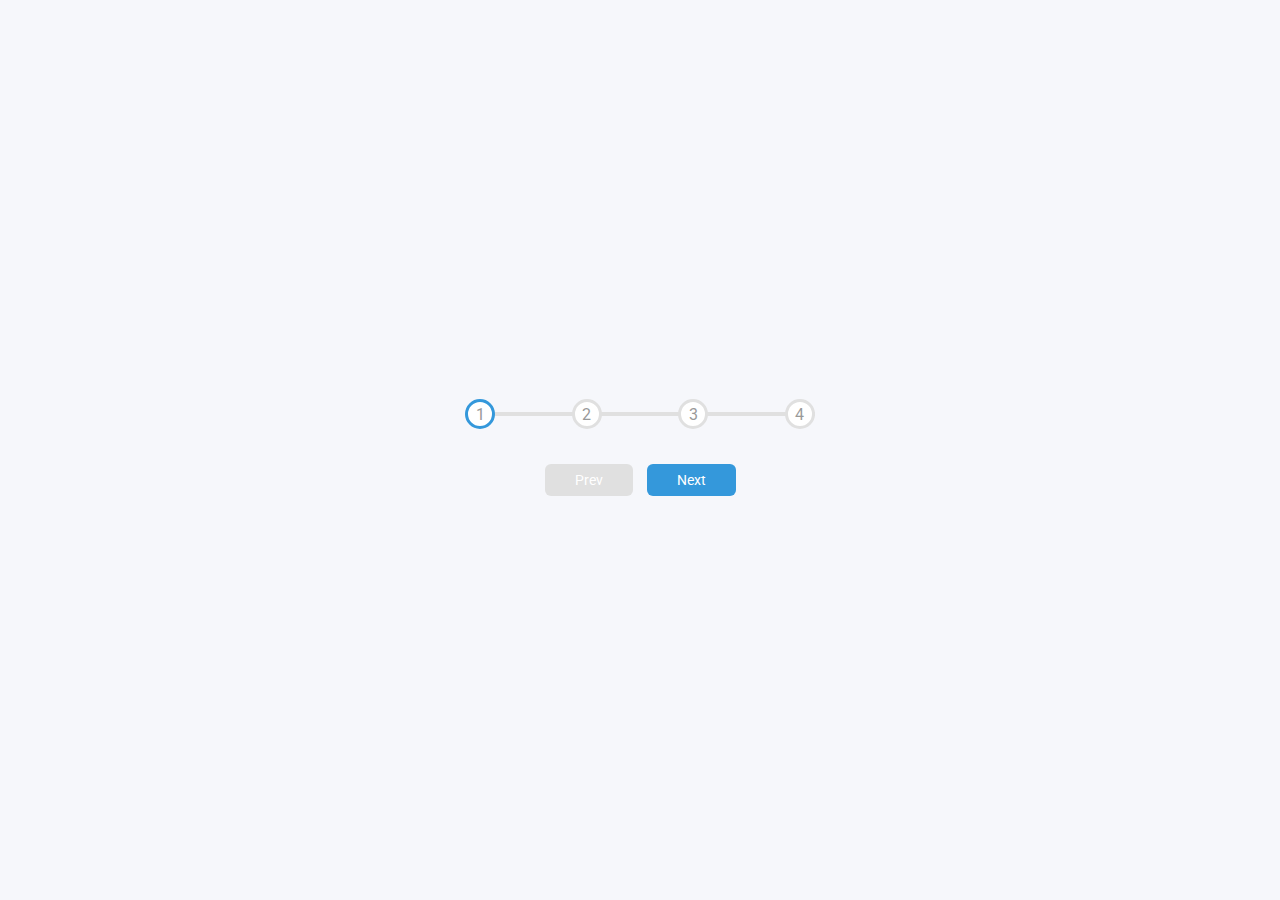
<file: 02_progress-steps/index.html>
<!DOCTYPE html>
<html lang="en">
    <head>
        <meta charset="UTF-8" />
        <meta http-equiv="X-UA-Compatible" content="IE=edge" />
        <meta name="viewport" content="width=device-width, initial-scale=1.0" />
        <link rel="stylesheet" href="style.css" />
        <!-- <link rel="stylesheet" href="https://cdnjs.cloudflare.com/ajax/libs/font-awesome/6.4.0/css/all.min.css"> -->
        <script defer src="script.js"></script>
        <title>Progress Steps</title>
    </head>
    <body>
        <div class="container">
            <div class="progress-container">
                <div class="progress" id="progress"></div>
                <div class="circle active">1</div>
                <div class="circle">2</div>
                <div class="circle">3</div>
                <div class="circle">4</div>
            </div>

            <button class="btn" id="prev" disabled>Prev</button>
            <button class="btn" id="next">Next</button>
        </div>
    </body>
</html>
</file>
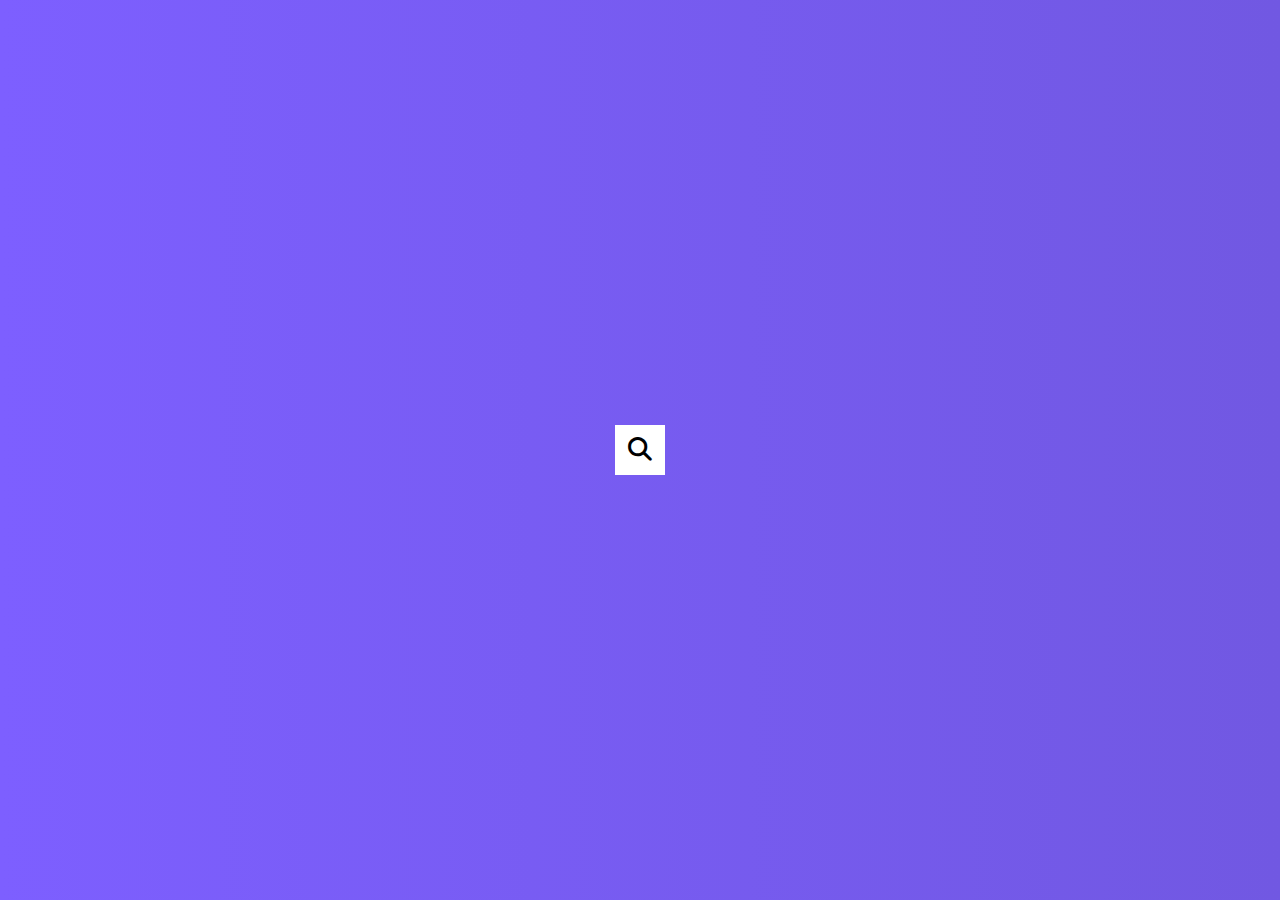
<file: 04_hidden-search-widget/index.html>
<!DOCTYPE html>
<html lang="en">
    <head>
        <meta charset="UTF-8" />
        <meta http-equiv="X-UA-Compatible" content="IE=edge" />
        <meta name="viewport" content="width=device-width, initial-scale=1.0" />
        <link rel="stylesheet" href="style.css" />
        <link
            rel="stylesheet"
            href="https://cdnjs.cloudflare.com/ajax/libs/font-awesome/6.4.0/css/all.min.css"
        />
        <script defer src="script.js"></script>
        <title>Hidden Search Widget</title>
    </head>
    <body>
        <div class="search">
            <input type="text" class="input" placeholder="Search..." />
            <button class="btn"><i class="fas fa-search"></i></button>
        </div>
    </body>
</html>
</file>
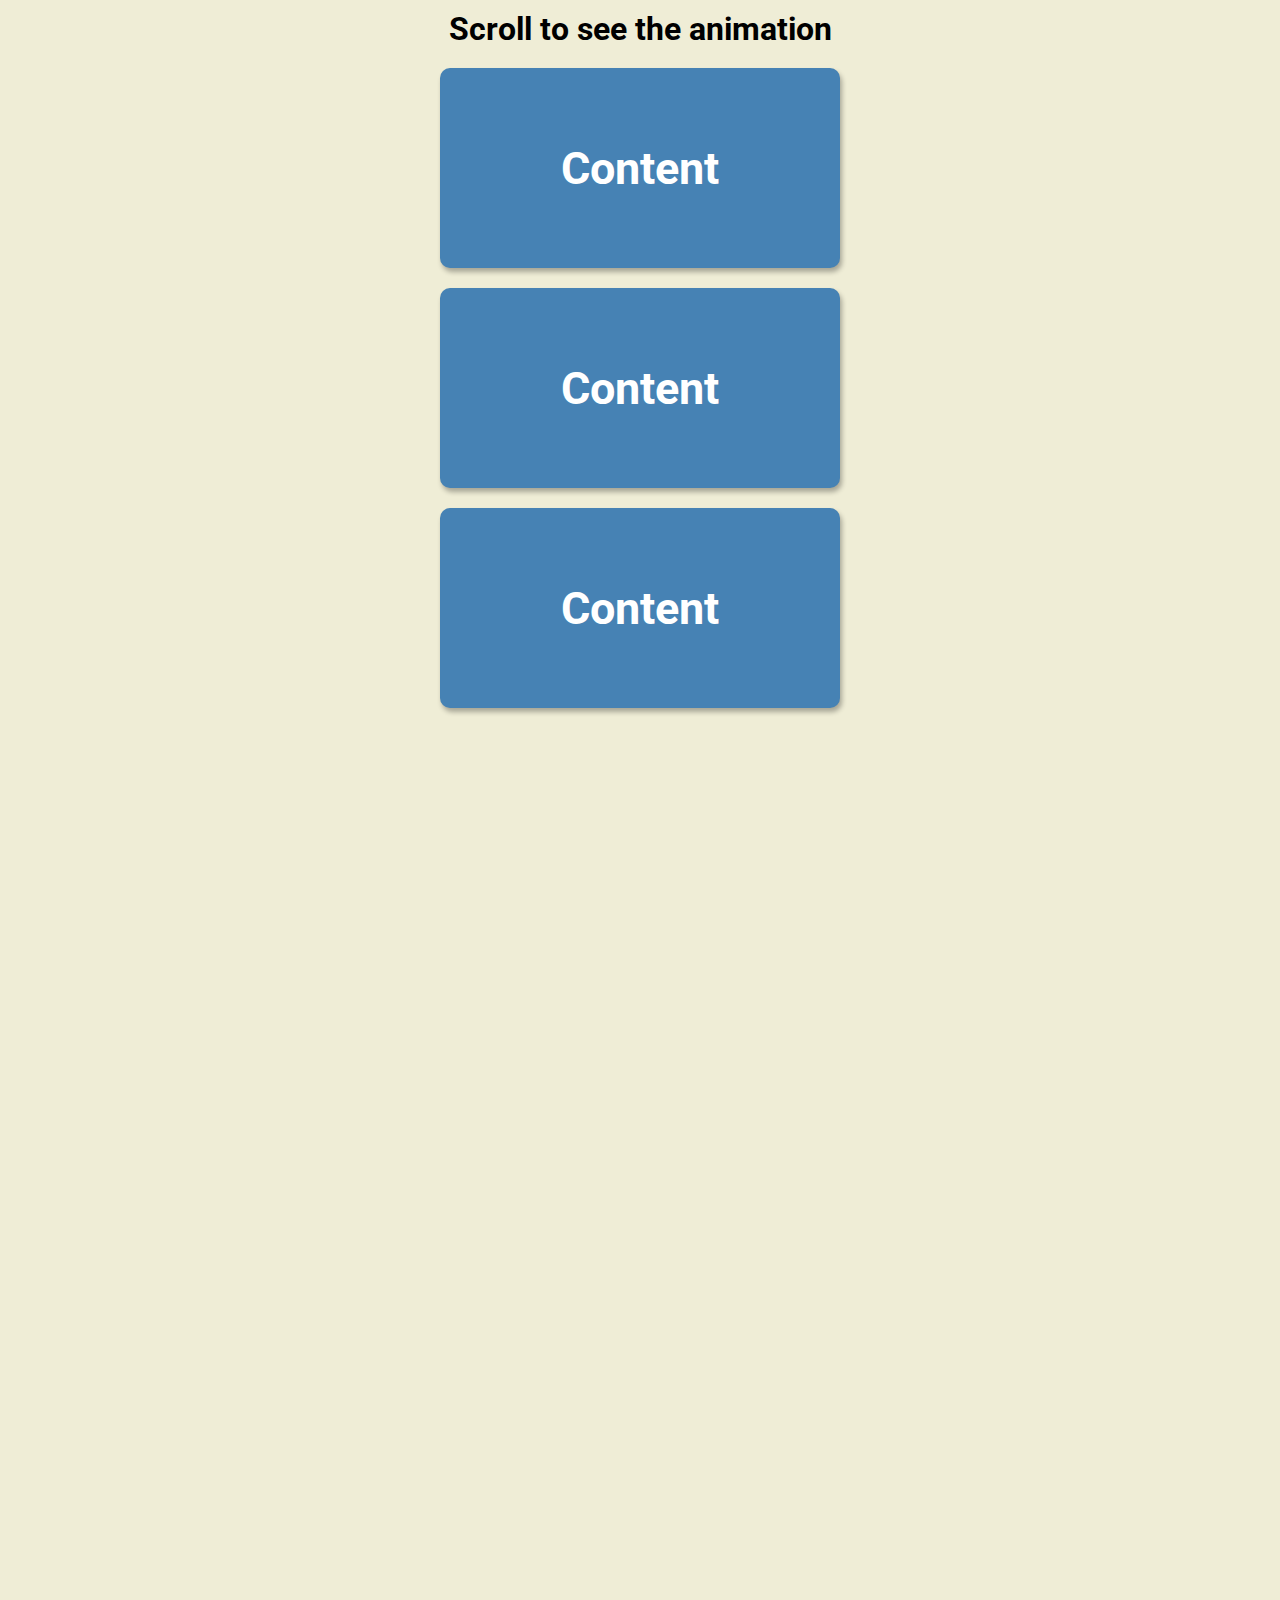
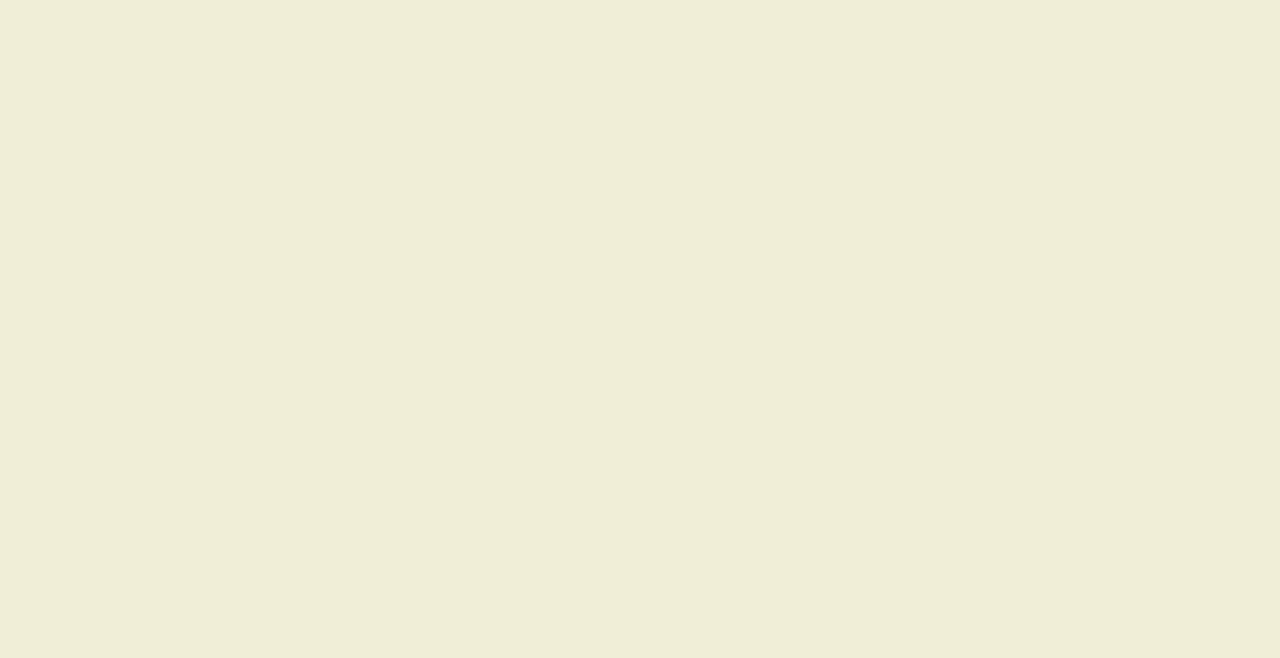
<file: 06_scroll-animation/index.html>
<!DOCTYPE html>
<html lang="en">
    <head>
        <meta charset="UTF-8" />
        <meta http-equiv="X-UA-Compatible" content="IE=edge" />
        <meta name="viewport" content="width=device-width, initial-scale=1.0" />
        <link rel="stylesheet" href="style.css" />
        <!-- <link rel="stylesheet" href="https://cdnjs.cloudflare.com/ajax/libs/font-awesome/6.4.0/css/all.min.css"> -->
        <script defer src="script.js"></script>
        <title>Scroll Animation</title>
    </head>
    <body>
        <h1>Scroll to see the animation</h1>
        <div class="box"><h2>Content</h2></div>
        <div class="box"><h2>Content</h2></div>
        <div class="box"><h2>Content</h2></div>
        <div class="box"><h2>Content</h2></div>
        <div class="box"><h2>Content</h2></div>
        <div class="box"><h2>Content</h2></div>
        <div class="box"><h2>Content</h2></div>
        <div class="box"><h2>Content</h2></div>
        <div class="box"><h2>Content</h2></div>
        <div class="box"><h2>Content</h2></div>
    </body>
</html>
</file>
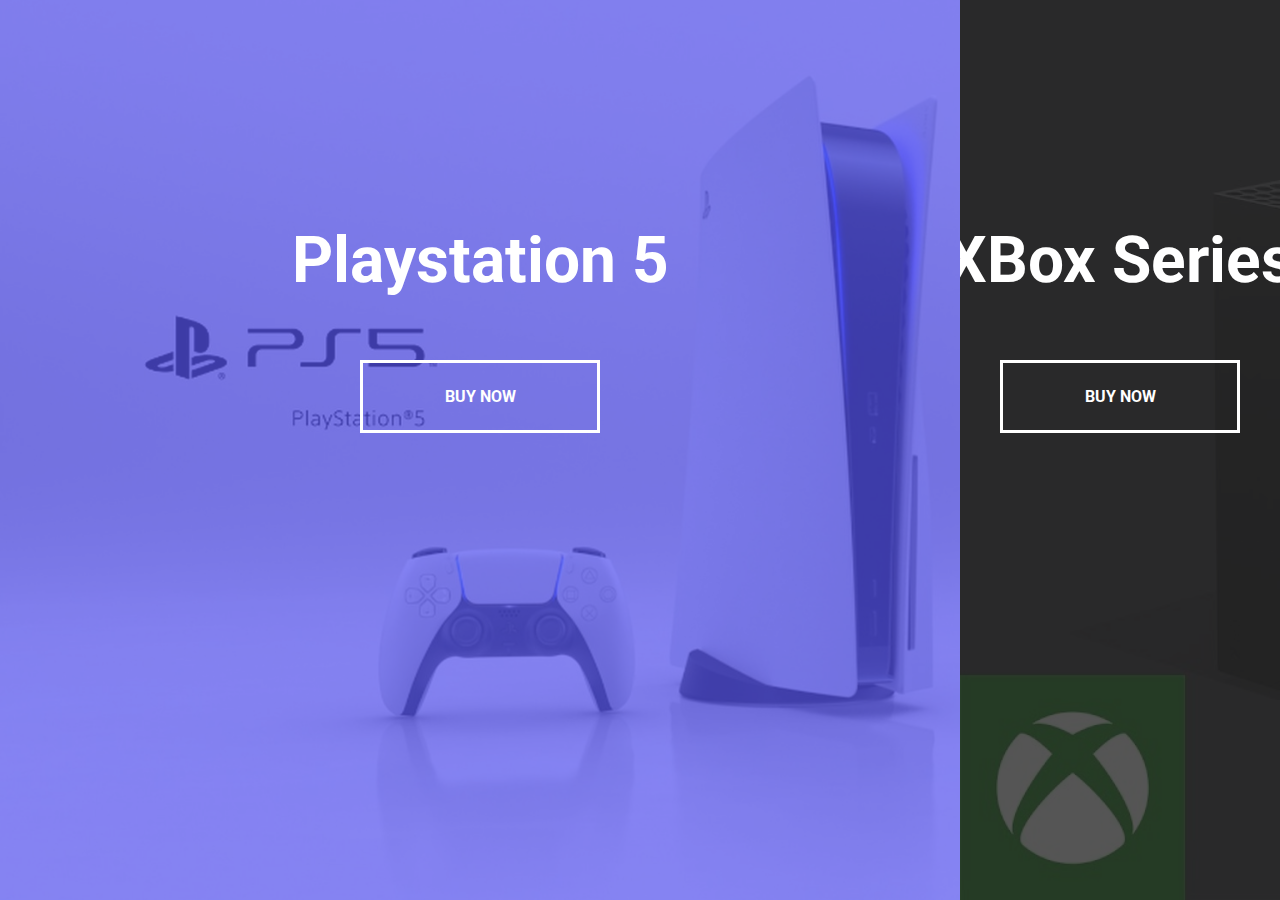
<file: 07_split-landing-page/index.html>
<!DOCTYPE html>
<html lang="en">
    <head>
        <meta charset="UTF-8" />
        <meta http-equiv="X-UA-Compatible" content="IE=edge" />
        <meta name="viewport" content="width=device-width, initial-scale=1.0" />
        <link rel="stylesheet" href="style.css" />
        <!-- <link rel="stylesheet" href="https://cdnjs.cloudflare.com/ajax/libs/font-awesome/6.4.0/css/all.min.css"> -->
        <script defer src="script.js"></script>
        <title>Split Landing Page</title>
    </head>
    <body>
        <div class="container">
            <div class="split left">
                <h1>Playstation 5</h1>
                <a href="#" class="btn">Buy Now</a>
            </div>
            <div class="split right">
                <h1>XBox Series</h1>
                <a href="#" class="btn">Buy Now</a>
            </div>
        </div>
    </body>
</html>
</file>
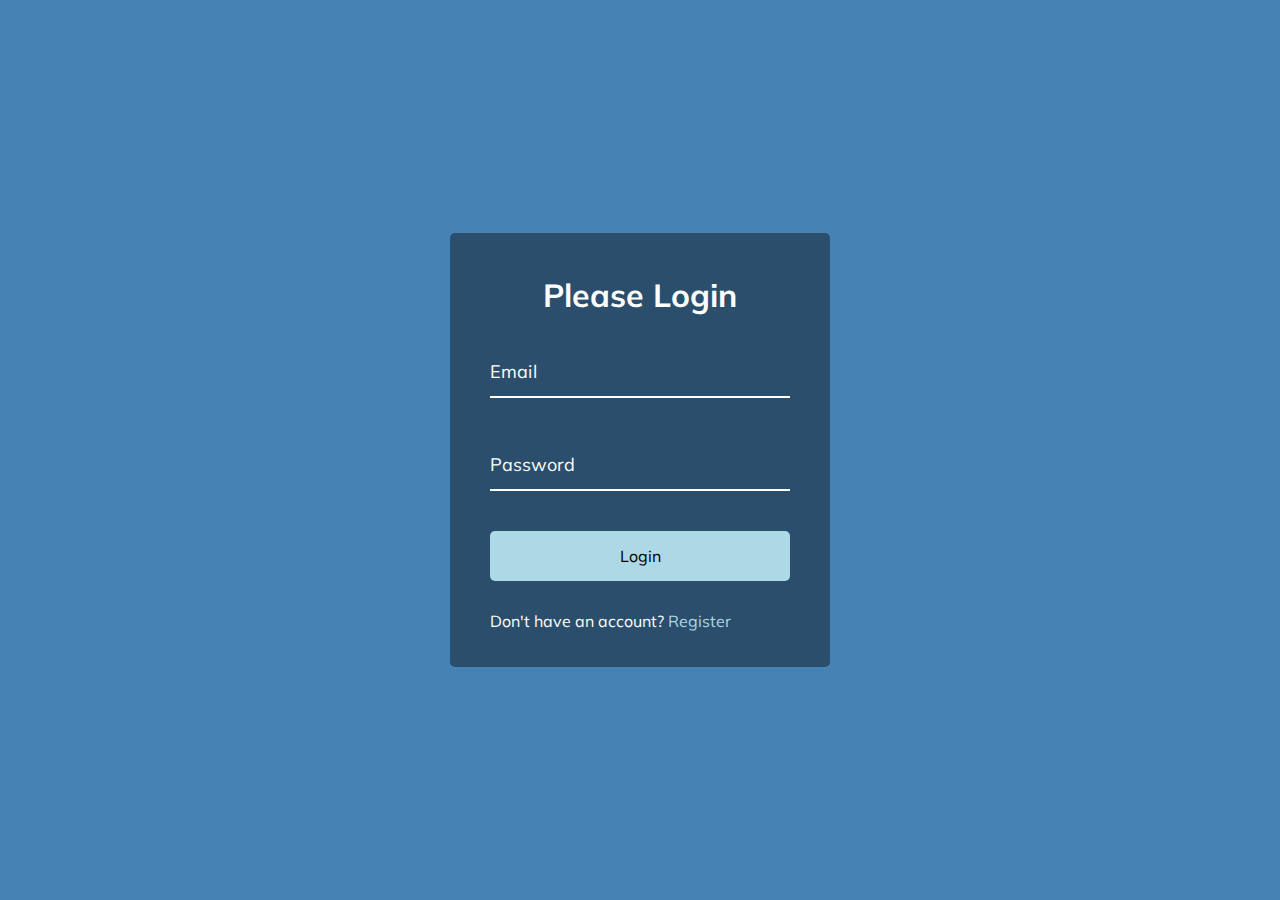
<file: 08_form-wave-animation/index.html>
<!DOCTYPE html>
<html lang="en">
    <head>
        <meta charset="UTF-8" />
        <meta http-equiv="X-UA-Compatible" content="IE=edge" />
        <meta name="viewport" content="width=device-width, initial-scale=1.0" />
        <link rel="stylesheet" href="style.css" />
        <!-- <link rel="stylesheet" href="https://cdnjs.cloudflare.com/ajax/libs/font-awesome/6.4.0/css/all.min.css"> -->
        <script defer src="script.js"></script>
        <title>Form Wave Animation</title>
    </head>
    <body>
        <div class="container">
            <h1>Please Login</h1>
            <form>
                <div class="form-control">
                    <input type="text" required />
                    <label>Email</label>
                </div>
                <div class="form-control">
                    <input type="password" required />
                    <label>Password</label>
                </div>
                <button class="btn">Login</button>

                <p class="text">
                    Don't have an account? <a href="#">Register</a>
                </p>
            </form>
        </div>
    </body>
</html>
</file>
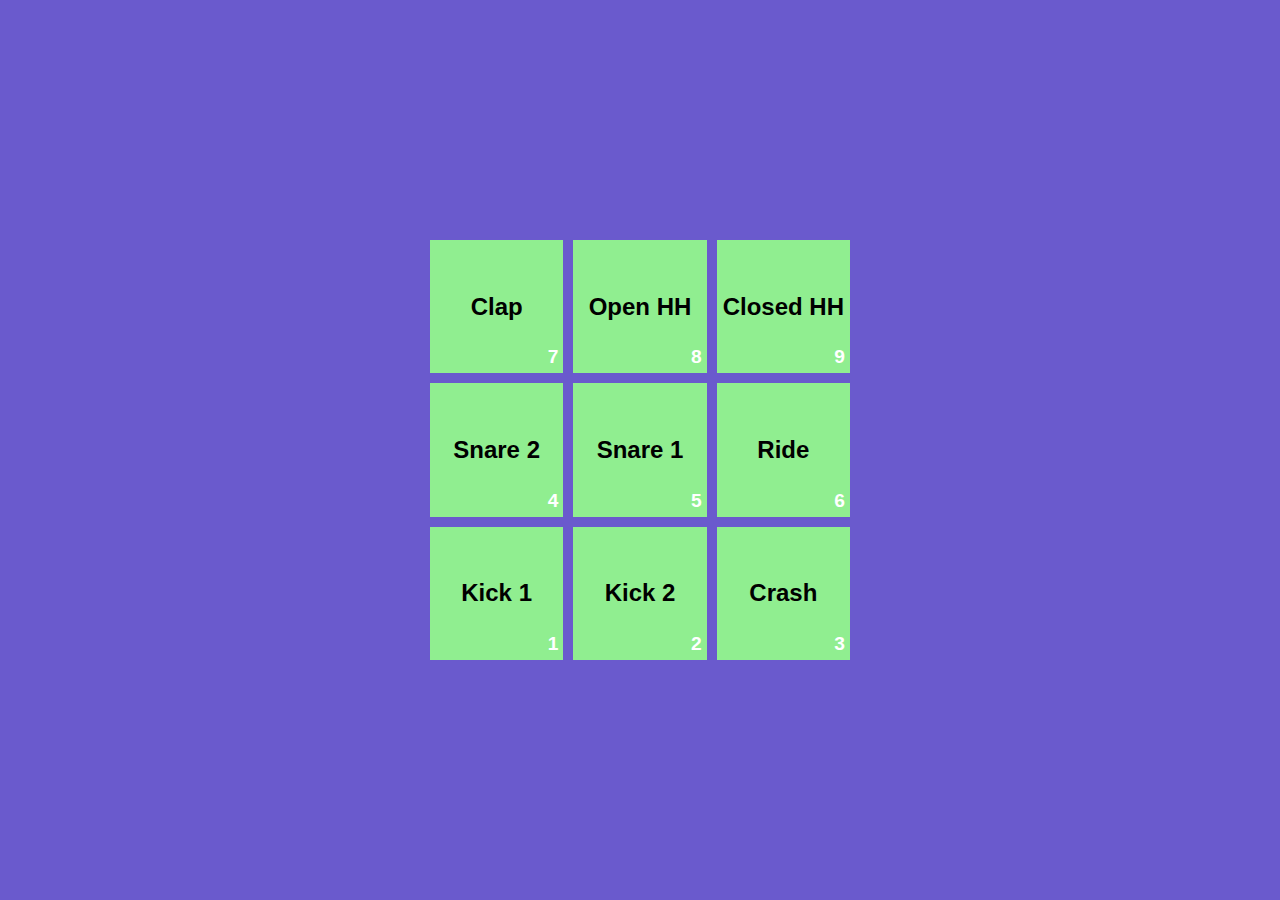
<file: 09_sound-board/index.html>
<!DOCTYPE html>
<html lang="en">
    <head>
        <meta charset="UTF-8" />
        <meta http-equiv="X-UA-Compatible" content="IE=edge" />
        <meta name="viewport" content="width=device-width, initial-scale=1.0" />
        <link rel="stylesheet" href="style.css" />
        <!-- <link rel="stylesheet" href="https://cdnjs.cloudflare.com/ajax/libs/font-awesome/6.4.0/css/all.min.css"> -->
        <script defer src="script.js"></script>
        <title>Sound Board</title>
    </head>
    <body>
        <audio src="sounds/clap.wav" id="clap"></audio>
        <audio src="sounds/closed-hihat.wav" id="closed-hihat"></audio>
        <audio src="sounds/open-hihat.wav" id="open-hihat"></audio>
        <audio src="sounds/crash.wav" id="crash"></audio>
        <audio src="sounds/kick1.wav" id="kick1"></audio>
        <audio src="sounds/kick2.wav" id="kick2"></audio>
        <audio src="sounds/ride.wav" id="ride"></audio>
        <audio src="sounds/snare1.wav" id="snare1"></audio>
        <audio src="sounds/snare2.wav" id="snare2"></audio>

        <div class="grid-container"></div>
    </body>
</html>
</file>
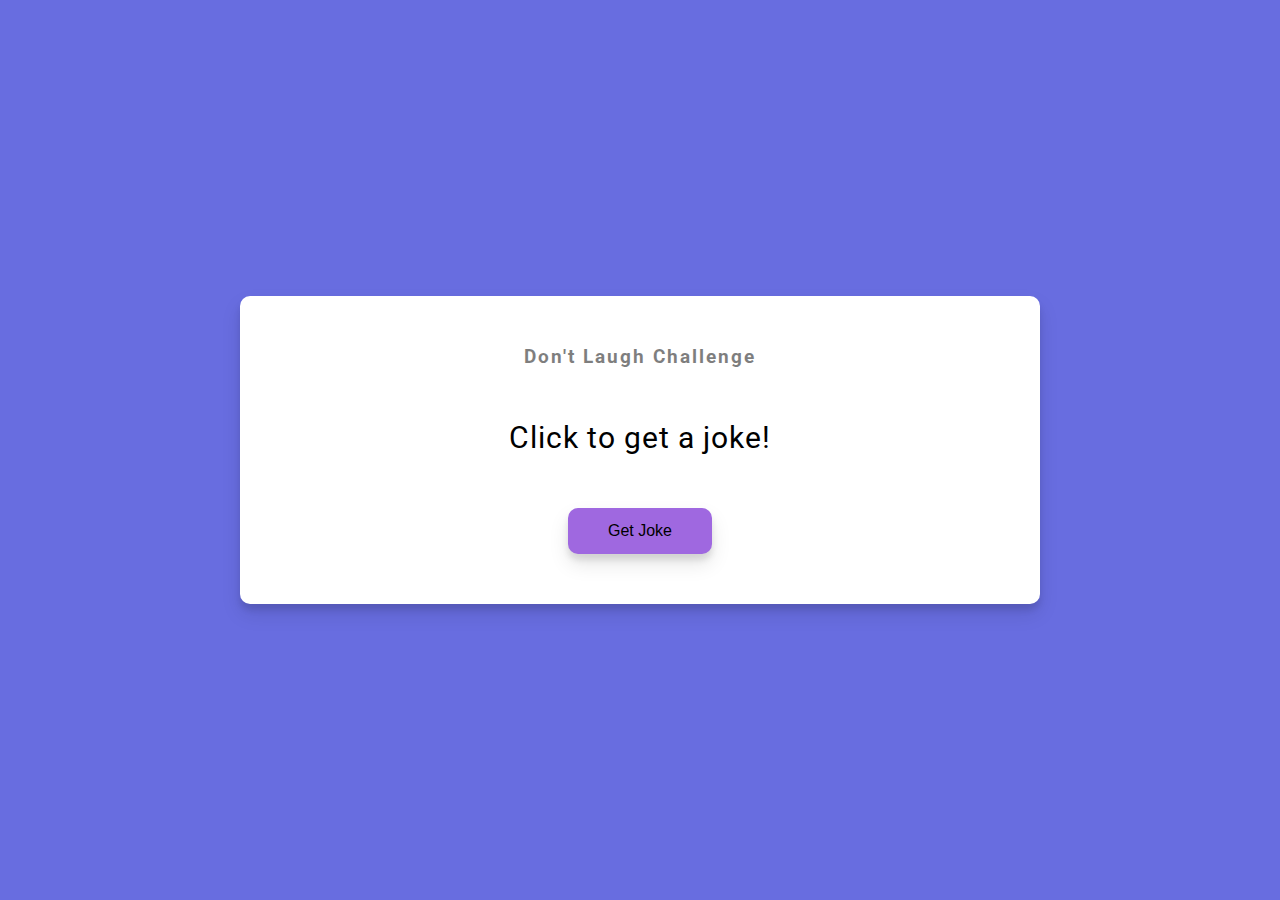
<file: 10_dad-jokes/index.html>
<!DOCTYPE html>
<html lang="en">
    <head>
        <meta charset="UTF-8" />
        <meta http-equiv="X-UA-Compatible" content="IE=edge" />
        <meta name="viewport" content="width=device-width, initial-scale=1.0" />
        <link rel="stylesheet" href="style.css" />
        <!-- <link rel="stylesheet" href="https://cdnjs.cloudflare.com/ajax/libs/font-awesome/6.4.0/css/all.min.css"> -->
        <script defer src="script.js"></script>
        <title>Dad Jokes</title>
    </head>
    <body>
        <div class="container">
            <h3>Don't Laugh Challenge</h3>
            <div id="joke" class="joke">Click to get a joke!</div>
            <button id="jokeBtn" class="btn">Get Joke</button>
        </div>
    </body>
</html>
</file>
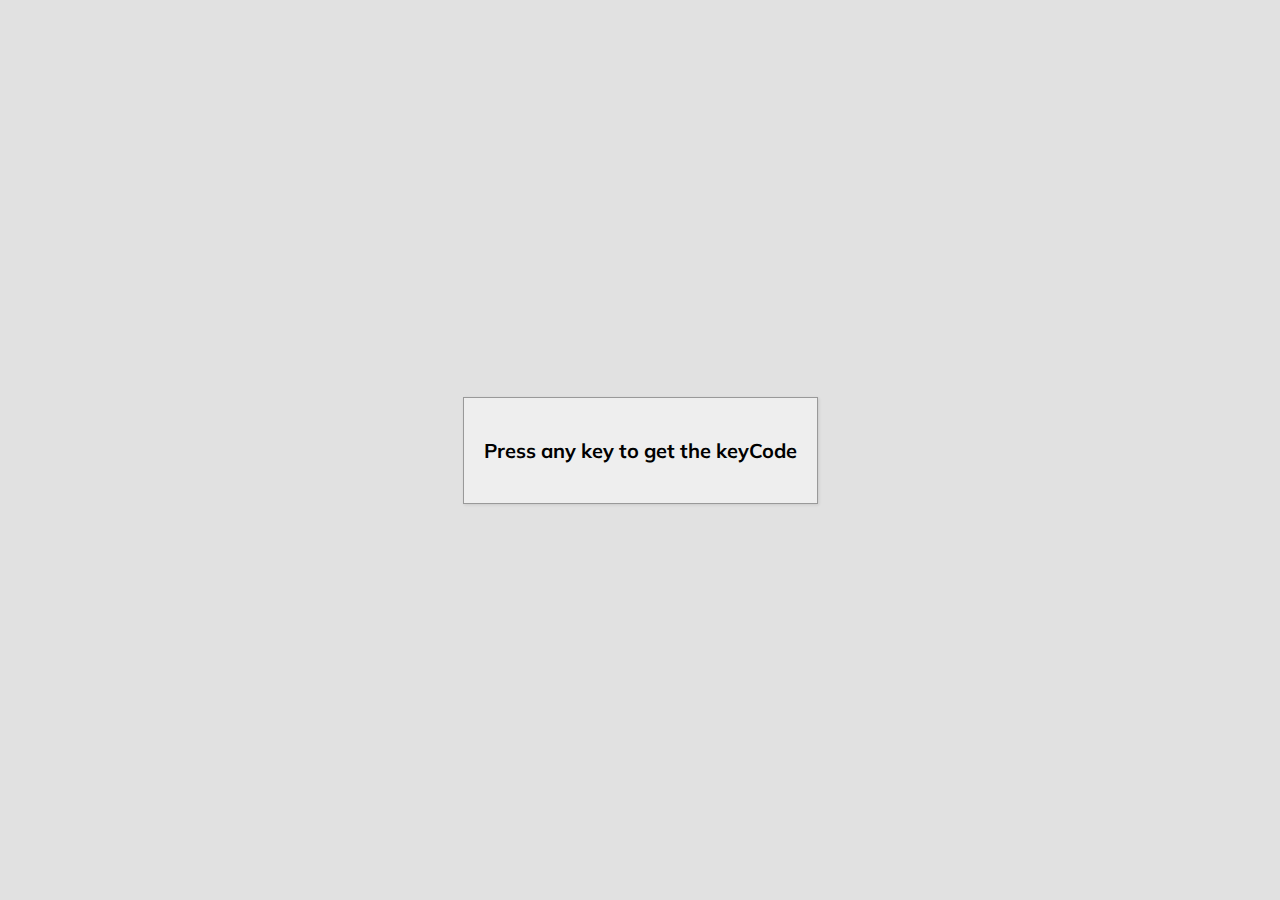
<file: 11_event-keycodes/index.html>
<!DOCTYPE html>
<html lang="en">
    <head>
        <meta charset="UTF-8" />
        <meta http-equiv="X-UA-Compatible" content="IE=edge" />
        <meta name="viewport" content="width=device-width, initial-scale=1.0" />
        <link rel="stylesheet" href="style.css" />
        <!-- <link rel="stylesheet" href="https://cdnjs.cloudflare.com/ajax/libs/font-awesome/6.4.0/css/all.min.css"> -->
        <script defer src="script.js"></script>
        <title>Event KeyCodes</title>
    </head>
    <body>
        <div id="insert">
            <div class="key">
                <p class="key__text">Press any key to get the keyCode</p>
        </div>
    </body>
</html>
</file>
<file: 02_progress-steps/style.css>
@import url("https://fonts.googleapis.com/css2?family=Inter:wght@400;600;700&family=Roboto:wght@400;700&display=swap");

:root {
    --line-border-fill: #3498db;
    --line-border-empty: #e0e0e0;
}
* {
    box-sizing: border-box;
}

body {
    background-color: #f6f7fb;
    font-family: "Roboto", sans-serif;
    display: flex;
    align-items: center;
    justify-content: center;
    height: 100vh;
    overflow: hidden;
    margin: 0;
}

.container {
    text-align: center;
}

.progress-container {
    display: flex;
    justify-content: space-between;
    position: relative;
    margin-bottom: 30px;
    max-width: 100%;
    width: 350px;
}

.progress-container::before {
    content: "";
    background-color: var(--line-border-empty);
    position: absolute;
    top: 50%;
    left: 0;
    transform: translateY(-50%);
    height: 4px;
    width: 100%;
    z-index: -1;
}

.progress {
    background-color: var(--line-border-fill);
    position: absolute;
    top: 50%;
    left: 0;
    transform: translateY(-50%);
    height: 4px;
    width: 0%;
    z-index: -1;
    transition: 0.4s ease;
}

.circle {
    background-color: #fff;
    color: #999;
    border-radius: 50%;
    height: 30px;
    width: 30px;
    display: flex;
    align-items: center;
    justify-content: center;
    border: 3px solid #e0e0e0;
    transition: border-color 0.4s ease;
}

.circle.active {
    border-color: var(--line-border-fill);
}

.btn {
    background-color: var(--line-border-fill);
    color: #fff;
    border: 0;
    border-radius: 6px;
    cursor: pointer;
    font-family: inherit;
    padding: 8px 30px;
    margin: 5px;
    font-size: 14px;
}

.btn:active {
    transform: scale(0.98);
}

.btn:focus {
    outline: 0;
}

.btn:disabled {
    background-color: var(--line-border-empty);
    cursor: not-allowed;
}
</file>
<file: 04_hidden-search-widget/style.css>
@import url("https://fonts.googleapis.com/css2?family=Inter:wght@400;600;700&family=Roboto:wght@400;700&display=swap");

* {
    box-sizing: border-box;
}

body {
    background-image: linear-gradient(90deg, #7d5fff, #7158e2);
    font-family: "Roboto", sans-serif;
    display: flex;
    align-items: center;
    justify-content: center;
    height: 100vh;
    overflow: hidden;
    margin: 0;
}

.search {
    position: relative;
    height: 50px;
}

.search .input {
    background-color: #fff;
    border: 0;
    font-size: 18px;
    padding: 15px;
    height: 50px;
    width: 50px;
    transition: width 0.3s ease;
}

.btn {
    background-color: #fff;
    border: 0;
    cursor: pointer;
    font-size: 24px;
    position: absolute;
    top: 0;
    left: 0;
    height: 50px;
    width: 50px;
    transition: transform 0.3s ease;
}

.btn:focus,
.input:focus {
    outline: none;
}

.search.active .input {
    width: 200px;
}

.search.active .btn {
    transform: translateX(198px);
}
</file>
<file: 06_scroll-animation/style.css>
@import url("https://fonts.googleapis.com/css2?family=Inter:wght@400;600;700&family=Roboto:wght@400;700&display=swap");

* {
    box-sizing: border-box;
}

body {
    background-color: #efedd6;
    font-family: "Roboto", sans-serif;
    display: flex;
    flex-direction: column;
    align-items: center;
    justify-content: center;
    margin: 0;
    overflow-x: hidden;
}
h1 {
    margin: 10px;
}

.box {
    background-color: steelblue;
    color: white;
    display: flex;
    align-items: center;
    justify-content: center;
    width: 400px;
    height: 200px;
    margin: 10px;
    border-radius: 10px;
    box-shadow: 2px 4px 5px rgba(0, 0, 0, 0.3);
    transform: translateX(100%);
    opacity: 0;
    transition: 0.4s ease;
}

.box:nth-of-type(even) {
    transform: translateX(-100%);
}

.box.show {
    transform: translateX(0);
    opacity: 1;
}

.box h2 {
    font-size: 45px;
}
</file>
<file: 07_split-landing-page/style.css>
@import url("https://fonts.googleapis.com/css2?family=Roboto:wght@400;700&display=swap");

:root {
    --left-bg-color: rgba(87, 84, 236, 0.7);
    --right-bg-color: rgba(43, 43, 43, 0.8);
    --left-btn-hover-color: rgba(87, 84, 236, 1);
    --right-btn-hover-color: rgba(28, 122, 28, 1);
    --hover-width: 75%;
    --other-width: 25%;
    --speed: 1000ms;
}

* {
    box-sizing: border-box;
}

body {
    font-family: "Roboto", sans-serif;
    height: 100vh;
    overflow: hidden;
    margin: 0;
}

h1 {
    font-size: 4rem;
    color: #fff;
    position: absolute;
    left: 50%;
    top: 20%;
    transform: translateX(-50%);
    white-space: nowrap;
}

.btn {
    position: absolute;
    display: flex;
    align-items: center;
    justify-content: center;
    left: 50%;
    top: 40%;
    transform: translateX(-50%);
    text-decoration: none;
    color: #fff;
    border: #fff solid 0.2rem;
    font-size: 1rem;
    font-weight: bold;
    text-transform: uppercase;
    width: 15rem;
    padding: 1.5rem;
}

.split.left .btn:hover {
    background-color: var(--left-btn-hover-color);
    border-color: var(--left-btn-hover-color);
}

.split.right .btn:hover {
    background-color: var(--right-btn-hover-color);
    border-color: var(--right-btn-hover-color);
}

.container {
    position: relative;
    width: 100%;
    height: 100%;
    background: #333;
}

.split {
    position: absolute;
    width: 50%;
    height: 100%;
    overflow: hidden;
}

.split.left {
    left: 0;
    background: url("ps.jpg");
    background-repeat: no-repeat;
    background-size: cover;
}

.split.left::before {
    content: "";
    position: absolute;
    width: 100%;
    height: 100%;
    background-color: var(--left-bg-color);
}

.split.right {
    right: 0;
    background: url("xbox.jpg");
    background-repeat: no-repeat;
    background-size: cover;
}

.split.right::before {
    content: "";
    position: absolute;
    width: 100%;
    height: 100%;
    background-color: var(--right-bg-color);
}

.split.right,
.split.left,
.split.right::before,
.split.left::before {
    transition: all var(--speed) ease-in-out;
}

.hover-left .left {
    width: var(--hover-width);
}

.hover-left .right {
    width: var(--other-width);
}

.hover-right .right {
    width: var(--hover-width);
}

.hover-right .left {
    width: var(--other-width);
}

@media (max-width: 800px) {
    h1 {
        font-size: 2rem;
        top: 30%;
    }

    .btn {
        padding: 1.2rem;
        width: 12rem;
    }
}
</file>
<file: 08_form-wave-animation/style.css>
@import url("https://fonts.googleapis.com/css2?family=Muli&display=swap");

* {
    box-sizing: border-box;
}

body {
    background-color: steelblue;
    color: white;
    font-family: "Muli", sans-serif;
    display: flex;
    flex-direction: column;
    align-items: center;
    justify-content: center;
    height: 100vh;
    overflow: hidden;
    margin: 0;
}

.container {
    background-color: rgba(0, 0, 0, 0.4);
    padding: 20px 40px;
    border-radius: 5px;
}

.container h1 {
    text-align: center;
    margin-bottom: 30px;
}

.container a {
    text-decoration: none;
    color: lightblue;
}

.btn {
    cursor: pointer;
    display: inline-block;
    width: 100%;
    background: lightblue;
    padding: 15px;
    font-family: inherit;
    font-size: 16px;
    border: 0;
    border-radius: 5px;
}

.btn:focus {
    outline: 0;
}

.btn:active {
    transform: scale(0.98);
}

.form-control {
    position: relative;
    margin: 20px 0 40px;
    width: 300px;
}

.text {
    margin-top: 30px;
}

.form-control input {
    background-color: transparent;
    border: 0;
    border-bottom: 2px #fff solid;
    display: block;
    width: 100%;
    padding: 15px 0;
    font-size: 18px;
    color: white;
}

.form-control input:focus + label span,
.form-control input:valid + label span {
    color: lightblue;
    transform: translateY(-30px);
}

.form-control input:focus,
.form-control input:valid {
    outline: 0;
    border-bottom-color: lightblue;
}

.form-control label {
    position: absolute;
    top: 15px;
    left: 0;
}

.form-control label span {
    display: inline-block;
    font-size: 18px;
    min-width: 5px;
    transition: 0.2s cubic-bezier(0.68, -0.555, 0.265, 1.55);
}
</file>
<file: 09_sound-board/style.css>
body {
    background-color: slateblue;
    font-family: "Poppins", sans-serif;
    height: 100vh;
    margin: 0;
    padding: 0;
    display: flex;
    justify-content: center; /* Align horizontally center */
    align-items: center; /* Align vertically center */
}

.grid-container {
    display: grid;
    grid-template-columns: 1fr 1fr 1fr;
    grid-template-rows: 1fr 1fr 1fr;
    gap: 10px;
    max-width: 90%; /* Or set the size you want */
    max-height: 90%; /* Or set the size you want */
    aspect-ratio: 1/1;
}

.btn {
    background-color: lightgreen;
    font-family: inherit;
    font-size: 1.5rem;
    font-weight: bold;
    border: none;
    display: flex;
    justify-content: center;
    align-items: center;
    position: relative;
    transition: transform 0.1s ease;
}

.btn::before {
    content: "";
    display: block;
    padding-top: 100%;
}

.btn:active,
.btn.key-active {
    /* Same transformation as for :active state */
    transform: scale(0.95);
    /*     box-shadow: -7px 8px 5px 0px pink, 5px 8px 5px 0px pink,
        -7px -5px 5px 0px pink, 5px -5px 5px 0px pink; */
}
.btn:active .key-indicator,
.btn.key-active .key-indicator {
    /* Same transformation as for :active state */
    transform: scale(1.5);
}

.key-indicator {
    position: absolute;
    bottom: 5px;
    right: 5px;
    font-size: 0.8em;
    color: white;
    transition: transform 0.1s ease;
}
</file>
<file: 10_dad-jokes/style.css>
@import url("https://fonts.googleapis.com/css2?family=Inter:wght@400;600;700&family=Roboto:wght@400;700&display=swap");

* {
    box-sizing: border-box;
}

body {
    background-color: #686de0;
    font-family: "Roboto", sans-serif;
    display: flex;
    flex-direction: column;
    align-items: center;
    justify-content: center;
    height: 100vh;
    overflow: hidden;
    margin: 0;
    padding: 20px;
}

.container {
    background-color: white;
    border-radius: 10px;
    box-shadow: 0 10px 20px rgba(0, 0, 0, 0.1), 0 6px 6px rgba(0, 0, 0, 0.1);
    padding: 50px 20px;
    text-align: center;
    max-width: 100%;
    width: 800px;
}

h3 {
    margin: 0;
    opacity: 0.5;
    letter-spacing: 2px;
}

.joke {
    font-size: 30px;
    letter-spacing: 1px;
    line-height: 40px;
    margin: 50px auto;
    max-width: 600px;
}

.btn {
    background-color: #9f68e0;
    border: 0;
    border-radius: 10px;
    box-shadow: 0 10px 20px rgba(0, 0, 0, 0.1), 0 6px 6px rgba(0, 0, 0, 0.1);
    padding: 14px 40px;
    font-size: 16px;
    cursor: pointer;
}

.btn:active {
    transform: scale(0.98);
}

.btn:focus {
    outline: none;
}
</file>
<file: 11_event-keycodes/style.css>
@import url("https://fonts.googleapis.com/css?family=Muli&display=swap");

* {
    box-sizing: border-box;
}

body {
    background-color: #e1e1e1;
    font-family: "Muli", sans-serif;
    display: flex;
    align-items: center;
    text-align: center;
    justify-content: center;
    height: 100vh;
    overflow: hidden;
    margin: 0;
}

.key {
    border: 1px solid #999;
    background-color: #eee;
    box-shadow: 1px 1px 3px rgba(0, 0, 0, 0.1);
    display: inline-flex;
    align-items: center;
    font-size: 20px;
    font-weight: bold;
    padding: 20px;
    flex-direction: column;
    margin: 10px;
    min-width: 150px;
    position: relative;
}

.key small {
    position: absolute;
    top: -24px;
    text-align: center;
    width: 100%;
    color: #555;
    font-size: 14px;
}
</file>
